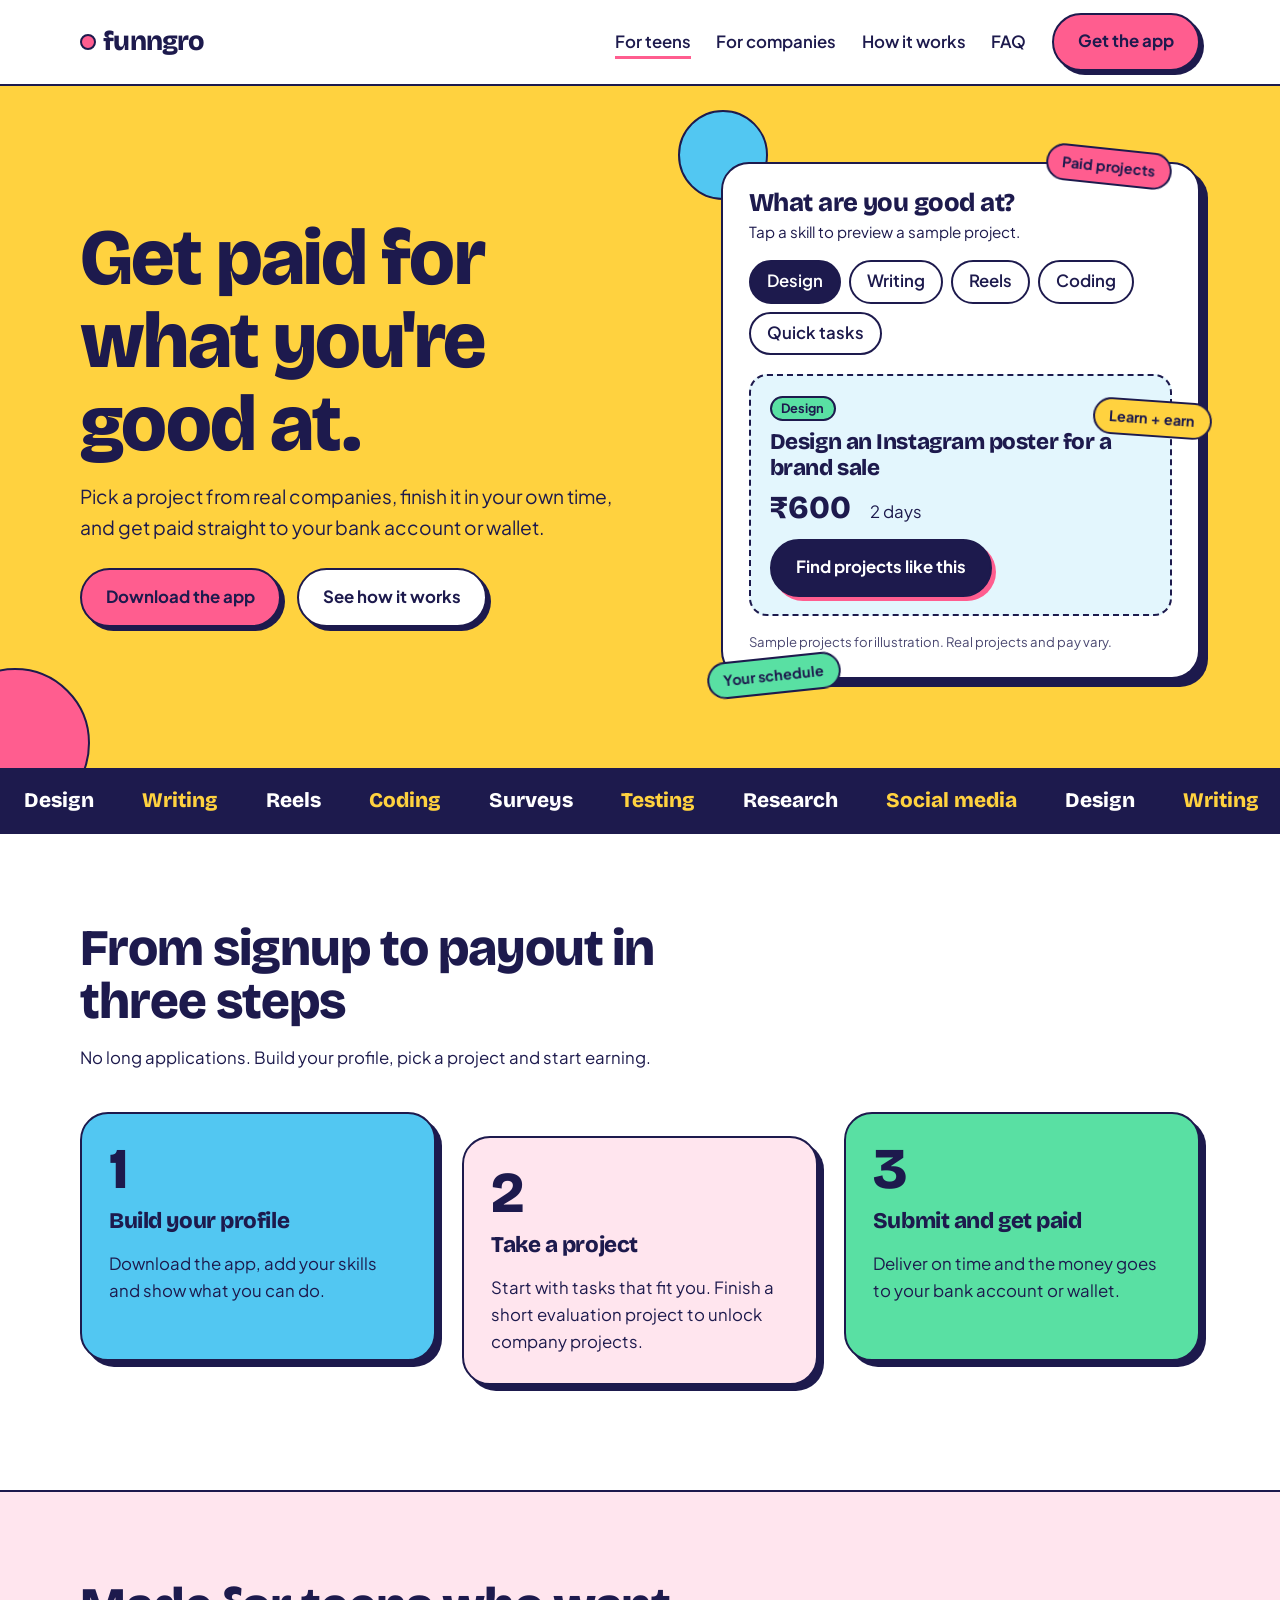
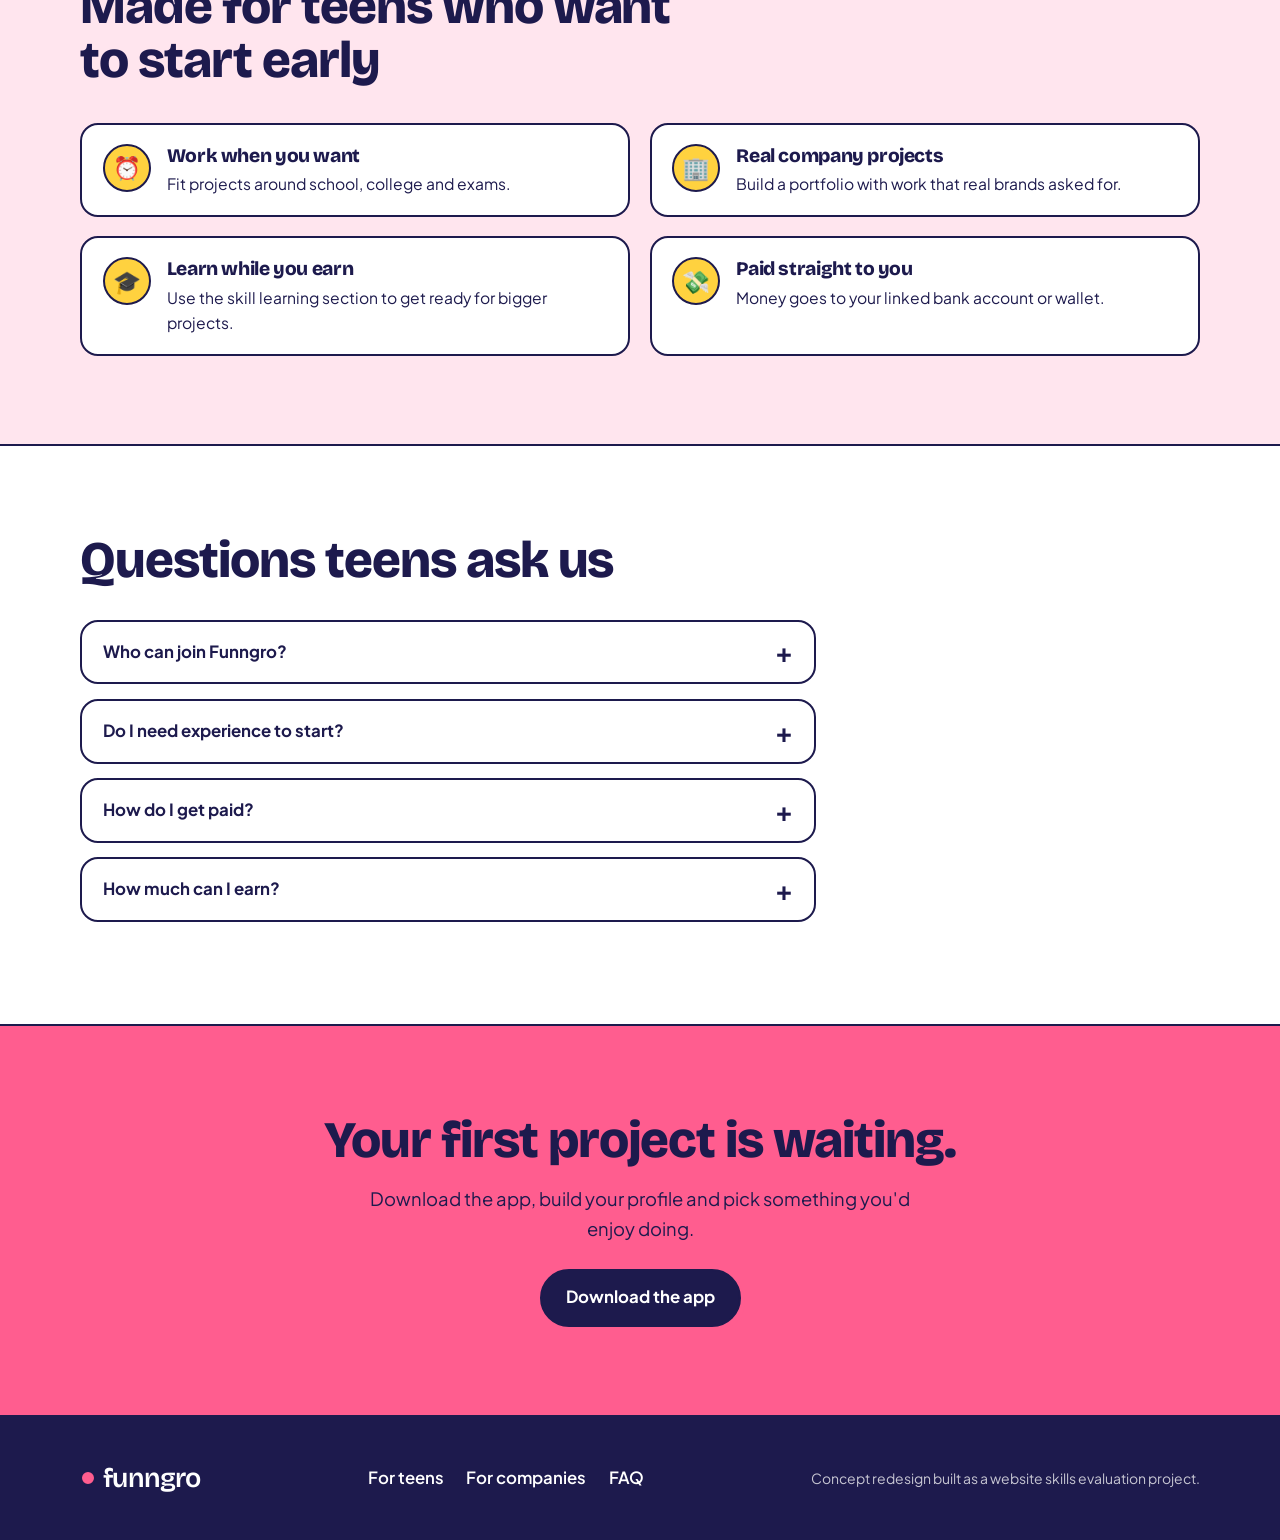
<file: index.html>
<!DOCTYPE html>
<html lang="en">
<head>
  <meta charset="utf-8">
  <meta name="viewport" content="width=device-width, initial-scale=1">
  <title>Funngro for Teens: Earn Money with Real Projects</title>
  <meta name="description" content="Funngro is a freelancing app where Indian teens take real projects from companies, build skills and get paid to their bank account or wallet.">
  <meta name="robots" content="index, follow">
  <!-- After deploying, replace the URL below with your GitHub Pages link -->
  <link rel="canonical" href="https://YOUR-USERNAME.github.io/funngro-site/">
  <link rel="icon" href="assets/favicon.svg" type="image/svg+xml">

  <meta property="og:type" content="website">
  <meta property="og:title" content="Funngro for Teens: Earn Money with Real Projects">
  <meta property="og:description" content="Take real projects from companies, build skills and get paid to your bank account or wallet.">
  <meta name="twitter:card" content="summary">

  <link rel="preconnect" href="https://fonts.googleapis.com">
  <link rel="preconnect" href="https://fonts.gstatic.com" crossorigin>
  <link href="https://fonts.googleapis.com/css2?family=Bricolage+Grotesque:opsz,wght@12..96,600;12..96,800&family=Plus+Jakarta+Sans:wght@400;500;700&display=swap" rel="stylesheet">
  <link rel="stylesheet" href="style.css">

  <script type="application/ld+json">
  {
    "@context": "https://schema.org",
    "@type": "FAQPage",
    "mainEntity": [
      {"@type": "Question", "name": "Who can join Funngro?", "acceptedAnswer": {"@type": "Answer", "text": "Funngro is built for young people who want to freelance. Check the app for the latest age and eligibility rules before you sign up."}},
      {"@type": "Question", "name": "Do I need experience to start?", "acceptedAnswer": {"@type": "Answer", "text": "No. Start with projects that match what you already know, then build your profile and portfolio as you finish more work."}},
      {"@type": "Question", "name": "How do I get paid?", "acceptedAnswer": {"@type": "Answer", "text": "Payments go straight to the bank account or wallet linked to your Funngro profile."}},
      {"@type": "Question", "name": "How much can I earn?", "acceptedAnswer": {"@type": "Answer", "text": "It depends on the projects you take and how well you deliver. The pay is shown on every project before you start."}}
    ]
  }
  </script>
</head>
<body>
  <a class="skip" href="#main">Skip to main content</a>

  <header class="site-header">
    <div class="wrap bar">
      <a class="logo" href="index.html" aria-label="Funngro home"><i aria-hidden="true"></i>funngro</a>
      <button class="menu-btn" type="button" aria-expanded="false" aria-controls="site-nav" aria-label="Open menu">&#9776;</button>
      <nav id="site-nav" aria-label="Main">
        <ul>
          <li><a class="link" href="index.html" aria-current="page">For teens</a></li>
          <li><a class="link" href="company.html">For companies</a></li>
          <li><a class="link" href="#how">How it works</a></li>
          <li><a class="link" href="#faq">FAQ</a></li>
          <li><a class="btn" href="https://play.google.com/store/search?q=funngro&amp;c=apps" rel="noopener">Get the app</a></li>
        </ul>
      </nav>
    </div>
  </header>

  <main id="main">
    <!-- Hero -->
    <section class="hero" aria-labelledby="hero-title">
      <span class="blob blob--a" aria-hidden="true"></span>
      <span class="blob blob--b" aria-hidden="true"></span>
      <div class="wrap">
        <div>
          <h1 id="hero-title">Get paid for what you're good at.</h1>
          <p class="lede">Pick a project from real companies, finish it in your own time, and get paid straight to your bank account or wallet.</p>
          <div class="hero-actions">
            <a class="btn" href="https://play.google.com/store/search?q=funngro&amp;c=apps" rel="noopener">Download the app</a>
            <a class="btn btn--light" href="#how">See how it works</a>
          </div>
        </div>

        <div class="picker" aria-labelledby="picker-title">
          <span class="sticker s1" aria-hidden="true">Paid projects</span>
          <span class="sticker s2" aria-hidden="true">Your schedule</span>
          <span class="sticker s3" aria-hidden="true">Learn + earn</span>
          <h2 id="picker-title">What are you good at?</h2>
          <p class="hint">Tap a skill to preview a sample project.</p>
          <div class="chips" role="group" aria-label="Choose a skill">
            <button class="chip" type="button" data-skill="design" aria-pressed="true">Design</button>
            <button class="chip" type="button" data-skill="writing" aria-pressed="false">Writing</button>
            <button class="chip" type="button" data-skill="video" aria-pressed="false">Reels</button>
            <button class="chip" type="button" data-skill="coding" aria-pressed="false">Coding</button>
            <button class="chip" type="button" data-skill="surveys" aria-pressed="false">Quick tasks</button>
          </div>
          <div class="gig" id="gig" aria-live="polite">
            <span class="gig-tag" data-gig-tag>Design</span>
            <h3 data-gig-title>Design an Instagram poster for a brand sale</h3>
            <div class="gig-meta">
              <span class="pay" data-gig-pay>&#8377;600</span>
              <span data-gig-time>2 days</span>
            </div>
            <a class="btn btn--ink" href="https://play.google.com/store/search?q=funngro&amp;c=apps" rel="noopener">Find projects like this</a>
          </div>
          <p class="fine">Sample projects for illustration. Real projects and pay vary.</p>
        </div>
      </div>
    </section>

    <!-- Moving ribbon -->
    <div class="marquee" aria-hidden="true">
      <div class="track">
        <span>Design</span><span>Writing</span><span>Reels</span><span>Coding</span><span>Surveys</span><span>Testing</span><span>Research</span><span>Social media</span>
        <span>Design</span><span>Writing</span><span>Reels</span><span>Coding</span><span>Surveys</span><span>Testing</span><span>Research</span><span>Social media</span>
      </div>
    </div>

    <!-- How it works -->
    <section id="how" aria-labelledby="how-title">
      <div class="wrap">
        <div class="section-head">
          <h2 id="how-title">From signup to payout in three steps</h2>
          <p>No long applications. Build your profile, pick a project and start earning.</p>
        </div>
        <ol class="steps" style="list-style:none;padding:0 0 1.5rem;">
          <li class="step">
            <span class="num" aria-hidden="true">1</span>
            <h3>Build your profile</h3>
            <p>Download the app, add your skills and show what you can do.</p>
          </li>
          <li class="step">
            <span class="num" aria-hidden="true">2</span>
            <h3>Take a project</h3>
            <p>Start with tasks that fit you. Finish a short evaluation project to unlock company projects.</p>
          </li>
          <li class="step">
            <span class="num" aria-hidden="true">3</span>
            <h3>Submit and get paid</h3>
            <p>Deliver on time and the money goes to your bank account or wallet.</p>
          </li>
        </ol>
      </div>
    </section>

    <!-- Perks -->
    <section class="why" aria-labelledby="why-title">
      <div class="wrap">
        <div class="section-head">
          <h2 id="why-title">Made for teens who want to start early</h2>
        </div>
        <div class="perks">
          <div class="perk">
            <span class="ico" aria-hidden="true">&#9200;</span>
            <div><h3>Work when you want</h3><p>Fit projects around school, college and exams.</p></div>
          </div>
          <div class="perk">
            <span class="ico" aria-hidden="true">&#127970;</span>
            <div><h3>Real company projects</h3><p>Build a portfolio with work that real brands asked for.</p></div>
          </div>
          <div class="perk">
            <span class="ico" aria-hidden="true">&#127891;</span>
            <div><h3>Learn while you earn</h3><p>Use the skill learning section to get ready for bigger projects.</p></div>
          </div>
          <div class="perk">
            <span class="ico" aria-hidden="true">&#128184;</span>
            <div><h3>Paid straight to you</h3><p>Money goes to your linked bank account or wallet.</p></div>
          </div>
        </div>
      </div>
    </section>

    <!-- FAQ -->
    <section class="faq" id="faq" aria-labelledby="faq-title">
      <div class="wrap">
        <h2 id="faq-title">Questions teens ask us</h2>
        <div class="list">
          <details>
            <summary>Who can join Funngro?</summary>
            <p>Funngro is built for young people who want to freelance. Check the app for the latest age and eligibility rules before you sign up.</p>
          </details>
          <details>
            <summary>Do I need experience to start?</summary>
            <p>No. Start with projects that match what you already know, then build your profile and portfolio as you finish more work.</p>
          </details>
          <details>
            <summary>How do I get paid?</summary>
            <p>Payments go straight to the bank account or wallet linked to your Funngro profile.</p>
          </details>
          <details>
            <summary>How much can I earn?</summary>
            <p>It depends on the projects you take and how well you deliver. The pay is shown on every project before you start.</p>
          </details>
        </div>
      </div>
    </section>

    <!-- CTA -->
    <section class="cta" aria-labelledby="cta-title">
      <div class="wrap">
        <h2 id="cta-title">Your first project is waiting.</h2>
        <p>Download the app, build your profile and pick something you'd enjoy doing.</p>
        <a class="btn btn--ink" href="https://play.google.com/store/search?q=funngro&amp;c=apps" rel="noopener">Download the app</a>
      </div>
    </section>
  </main>

  <footer class="site-footer">
    <div class="wrap">
      <a class="logo" href="index.html" aria-label="Funngro home"><i aria-hidden="true"></i>funngro</a>
      <ul>
        <li><a href="index.html">For teens</a></li>
        <li><a href="company.html">For companies</a></li>
        <li><a href="#faq">FAQ</a></li>
      </ul>
      <small>Concept redesign built as a website skills evaluation project.</small>
    </div>
  </footer>

  <script src="script.js"></script>
</body>
</html>
</file>
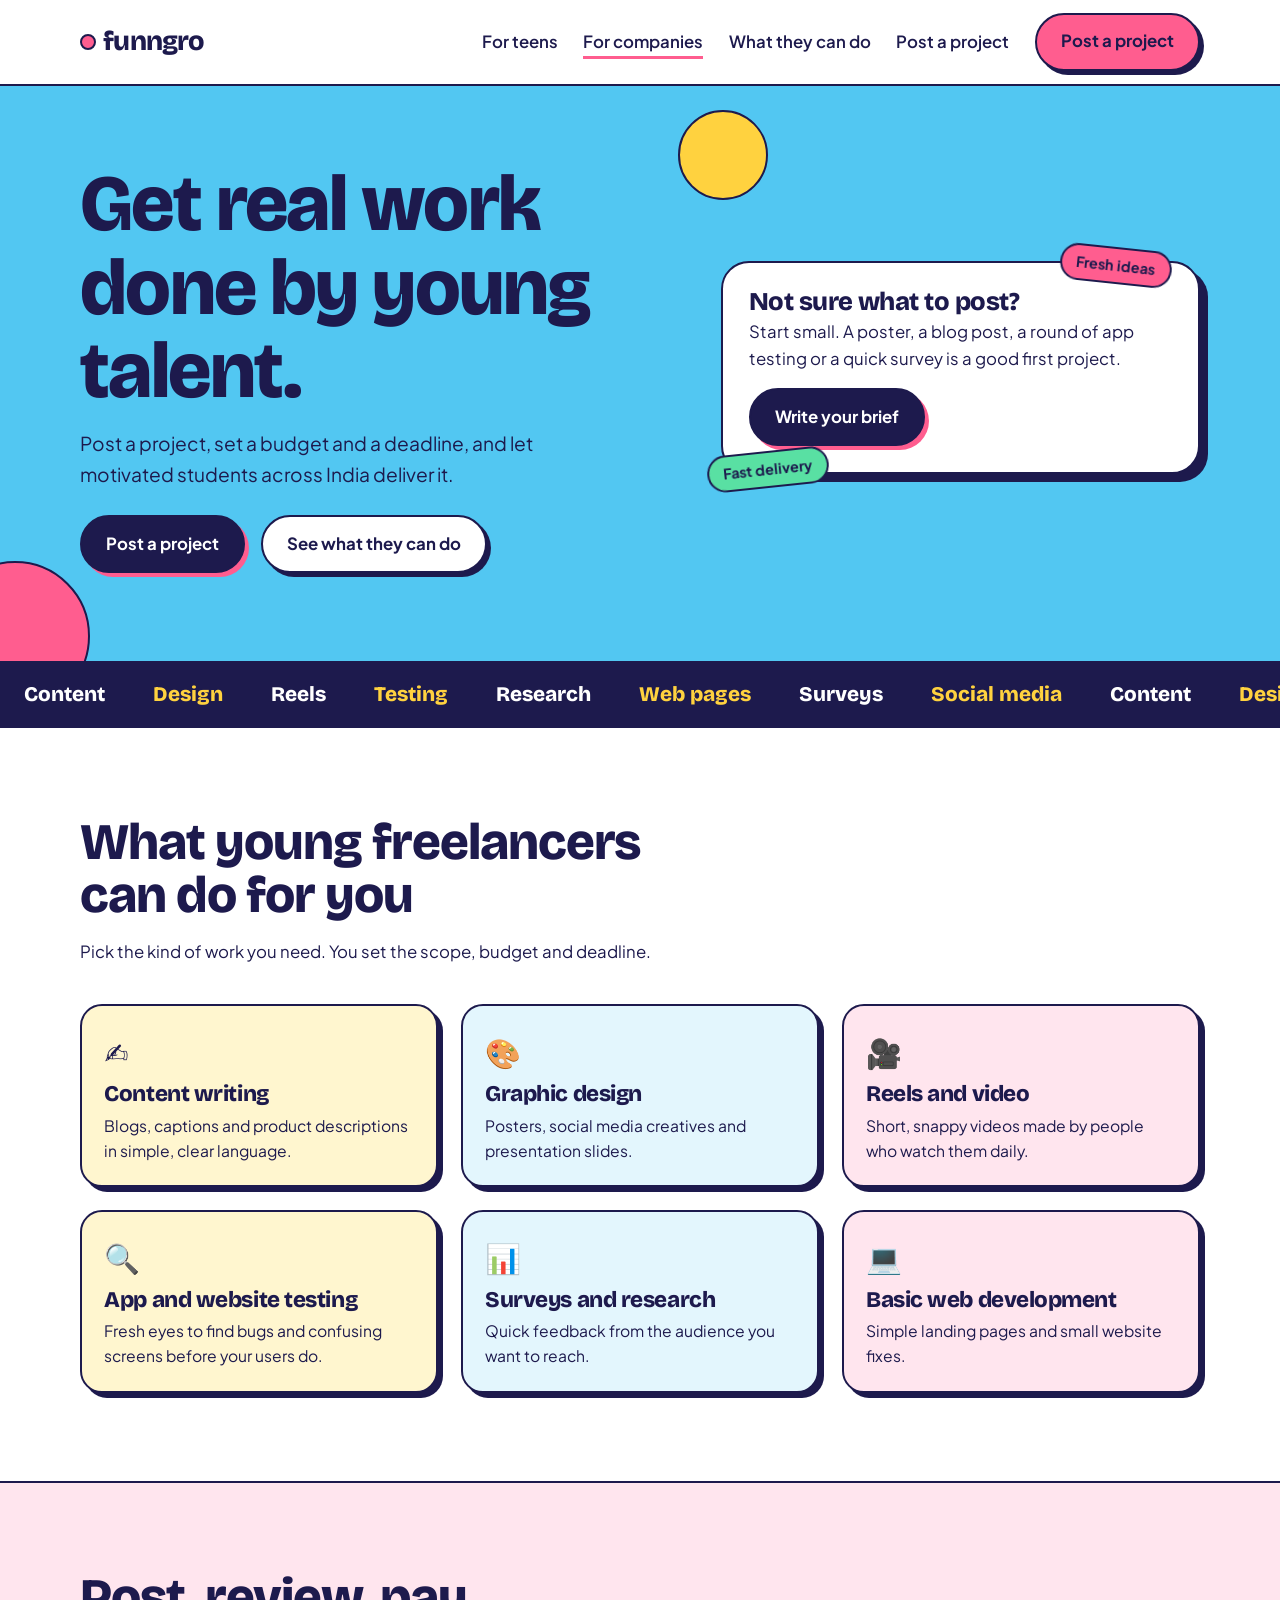
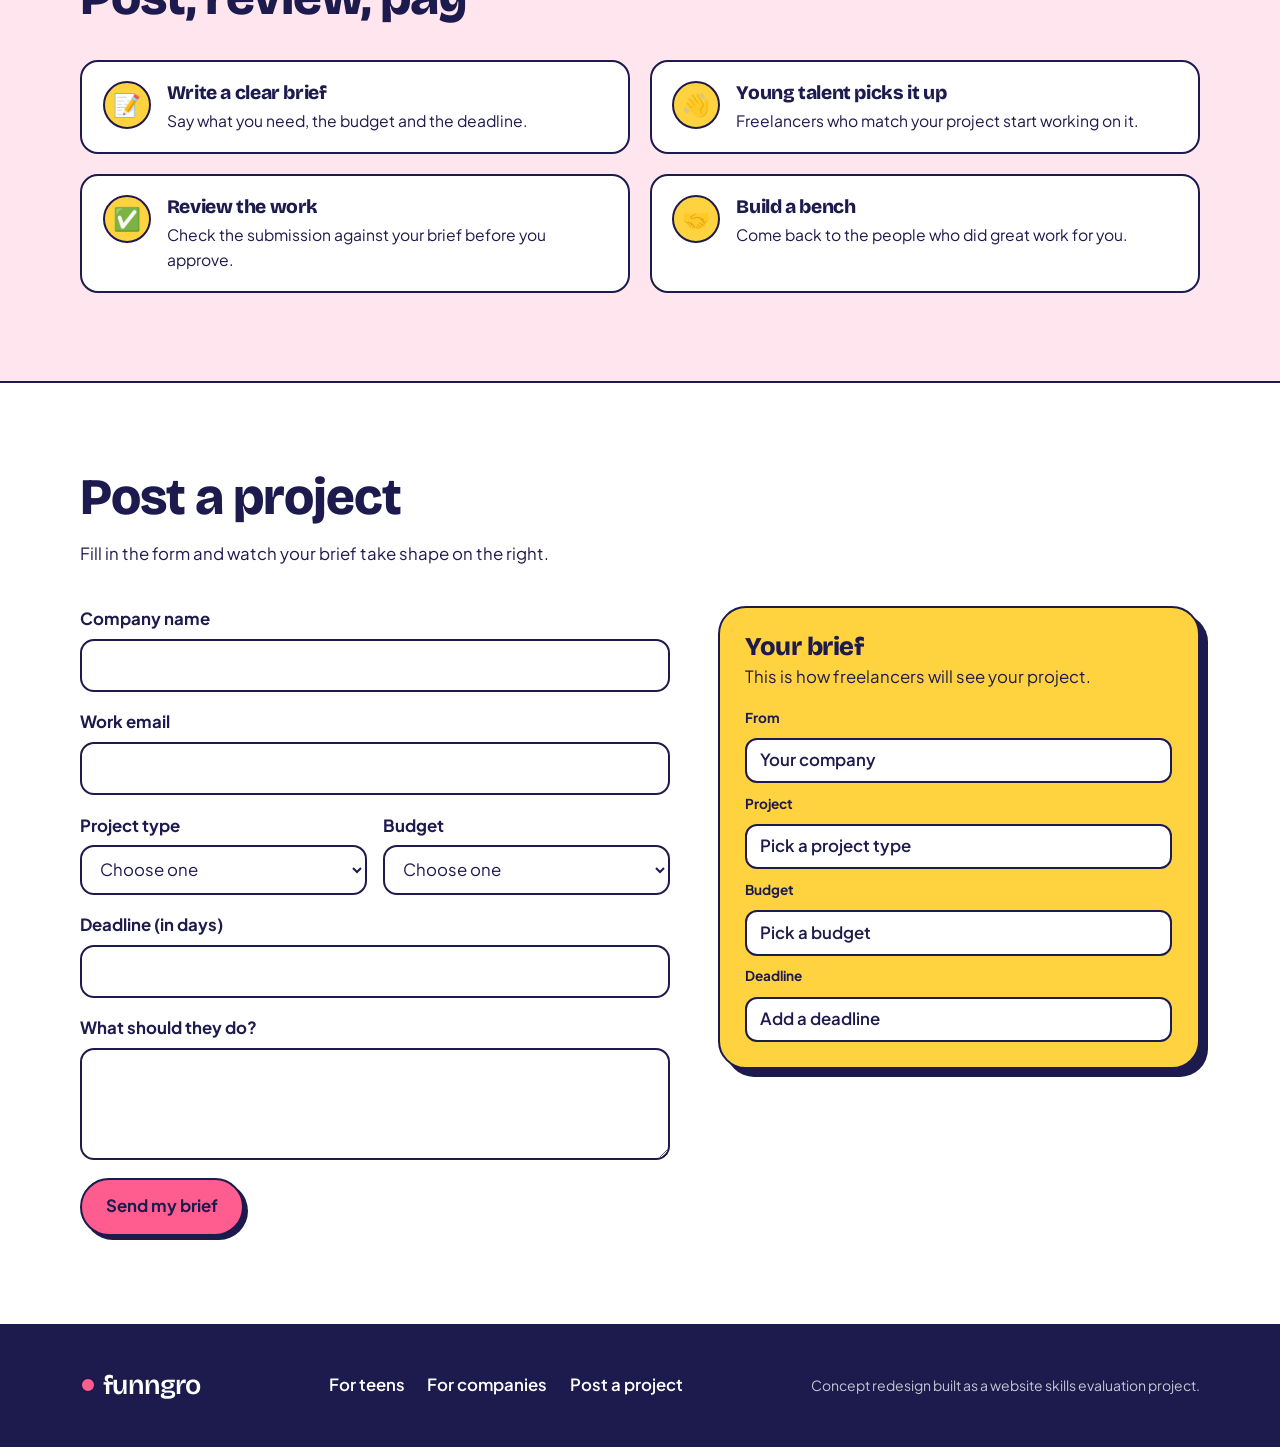
<file: company.html>
<!DOCTYPE html>
<html lang="en">
<head>
  <meta charset="utf-8">
  <meta name="viewport" content="width=device-width, initial-scale=1">
  <title>Funngro for Companies: Hire Young Talent for Projects</title>
  <meta name="description" content="Post a project on Funngro and get design, content, testing and research work done by motivated young freelancers across India.">
  <meta name="robots" content="index, follow">
  <!-- After deploying, replace the URL below with your GitHub Pages link -->
  <link rel="canonical" href="https://YOUR-USERNAME.github.io/funngro-site/company.html">
  <link rel="icon" href="assets/favicon.svg" type="image/svg+xml">

  <meta property="og:type" content="website">
  <meta property="og:title" content="Funngro for Companies: Hire Young Talent for Projects">
  <meta property="og:description" content="Post a project and get it done by motivated young freelancers across India.">
  <meta name="twitter:card" content="summary">

  <link rel="preconnect" href="https://fonts.googleapis.com">
  <link rel="preconnect" href="https://fonts.gstatic.com" crossorigin>
  <link href="https://fonts.googleapis.com/css2?family=Bricolage+Grotesque:opsz,wght@12..96,600;12..96,800&family=Plus+Jakarta+Sans:wght@400;500;700&display=swap" rel="stylesheet">
  <link rel="stylesheet" href="style.css">
</head>
<body>
  <a class="skip" href="#main">Skip to main content</a>

  <header class="site-header">
    <div class="wrap bar">
      <a class="logo" href="index.html" aria-label="Funngro home"><i aria-hidden="true"></i>funngro</a>
      <button class="menu-btn" type="button" aria-expanded="false" aria-controls="site-nav" aria-label="Open menu">&#9776;</button>
      <nav id="site-nav" aria-label="Main">
        <ul>
          <li><a class="link" href="index.html">For teens</a></li>
          <li><a class="link" href="company.html" aria-current="page">For companies</a></li>
          <li><a class="link" href="#services">What they can do</a></li>
          <li><a class="link" href="#post">Post a project</a></li>
          <li><a class="btn" href="#post">Post a project</a></li>
        </ul>
      </nav>
    </div>
  </header>

  <main id="main">
    <!-- Hero -->
    <section class="hero hero--brand" aria-labelledby="hero-title">
      <span class="blob blob--a" aria-hidden="true"></span>
      <span class="blob blob--b" aria-hidden="true"></span>
      <div class="wrap">
        <div>
          <h1 id="hero-title">Get real work done by young talent.</h1>
          <p class="lede">Post a project, set a budget and a deadline, and let motivated students across India deliver it.</p>
          <div class="hero-actions">
            <a class="btn btn--ink" href="#post">Post a project</a>
            <a class="btn btn--light" href="#services">See what they can do</a>
          </div>
        </div>
        <div class="picker" aria-labelledby="idea-title">
          <span class="sticker s1" aria-hidden="true">Fresh ideas</span>
          <span class="sticker s2" aria-hidden="true">Fast delivery</span>
          <h2 id="idea-title">Not sure what to post?</h2>
          <p>Start small. A poster, a blog post, a round of app testing or a quick survey is a good first project.</p>
          <a class="btn btn--ink" href="#post">Write your brief</a>
        </div>
      </div>
    </section>

    <!-- Moving ribbon -->
    <div class="marquee" aria-hidden="true">
      <div class="track">
        <span>Content</span><span>Design</span><span>Reels</span><span>Testing</span><span>Research</span><span>Web pages</span><span>Surveys</span><span>Social media</span>
        <span>Content</span><span>Design</span><span>Reels</span><span>Testing</span><span>Research</span><span>Web pages</span><span>Surveys</span><span>Social media</span>
      </div>
    </div>

    <!-- Services -->
    <section id="services" aria-labelledby="services-title">
      <div class="wrap">
        <div class="section-head">
          <h2 id="services-title">What young freelancers can do for you</h2>
          <p>Pick the kind of work you need. You set the scope, budget and deadline.</p>
        </div>
        <div class="services">
          <article class="svc"><span class="ico" aria-hidden="true">&#9997;</span><h3>Content writing</h3><p>Blogs, captions and product descriptions in simple, clear language.</p></article>
          <article class="svc"><span class="ico" aria-hidden="true">&#127912;</span><h3>Graphic design</h3><p>Posters, social media creatives and presentation slides.</p></article>
          <article class="svc"><span class="ico" aria-hidden="true">&#127909;</span><h3>Reels and video</h3><p>Short, snappy videos made by people who watch them daily.</p></article>
          <article class="svc"><span class="ico" aria-hidden="true">&#128269;</span><h3>App and website testing</h3><p>Fresh eyes to find bugs and confusing screens before your users do.</p></article>
          <article class="svc"><span class="ico" aria-hidden="true">&#128202;</span><h3>Surveys and research</h3><p>Quick feedback from the audience you want to reach.</p></article>
          <article class="svc"><span class="ico" aria-hidden="true">&#128187;</span><h3>Basic web development</h3><p>Simple landing pages and small website fixes.</p></article>
        </div>
      </div>
    </section>

    <!-- How it works for companies -->
    <section class="why" aria-labelledby="how-title">
      <div class="wrap">
        <div class="section-head">
          <h2 id="how-title">Post, review, pay</h2>
        </div>
        <div class="perks">
          <div class="perk">
            <span class="ico" aria-hidden="true">&#128221;</span>
            <div><h3>Write a clear brief</h3><p>Say what you need, the budget and the deadline.</p></div>
          </div>
          <div class="perk">
            <span class="ico" aria-hidden="true">&#128075;</span>
            <div><h3>Young talent picks it up</h3><p>Freelancers who match your project start working on it.</p></div>
          </div>
          <div class="perk">
            <span class="ico" aria-hidden="true">&#9989;</span>
            <div><h3>Review the work</h3><p>Check the submission against your brief before you approve.</p></div>
          </div>
          <div class="perk">
            <span class="ico" aria-hidden="true">&#129309;</span>
            <div><h3>Build a bench</h3><p>Come back to the people who did great work for you.</p></div>
          </div>
        </div>
      </div>
    </section>

    <!-- Post a project -->
    <section id="post" aria-labelledby="post-title">
      <div class="wrap">
        <div class="section-head">
          <h2 id="post-title">Post a project</h2>
          <p>Fill in the form and watch your brief take shape on the right.</p>
        </div>
        <div class="brief-grid">
          <form id="brief-form" novalidate>
            <div class="field">
              <label for="company">Company name</label>
              <input id="company" name="company" type="text" autocomplete="organization" required>
            </div>
            <div class="field">
              <label for="email">Work email</label>
              <input id="email" name="email" type="email" autocomplete="email" required>
            </div>
            <div class="two">
              <div class="field">
                <label for="type">Project type</label>
                <select id="type" name="type" required>
                  <option value="">Choose one</option>
                  <option>Content writing</option>
                  <option>Graphic design</option>
                  <option>Reels and video</option>
                  <option>App or website testing</option>
                  <option>Surveys and research</option>
                  <option>Basic web development</option>
                </select>
              </div>
              <div class="field">
                <label for="budget">Budget</label>
                <select id="budget" name="budget" required>
                  <option value="">Choose one</option>
                  <option>Under &#8377;1,000</option>
                  <option>&#8377;1,000 to &#8377;5,000</option>
                  <option>&#8377;5,000 to &#8377;20,000</option>
                  <option>&#8377;20,000 and above</option>
                </select>
              </div>
            </div>
            <div class="field">
              <label for="days">Deadline (in days)</label>
              <input id="days" name="days" type="number" min="1" max="90" inputmode="numeric" required>
            </div>
            <div class="field">
              <label for="details">What should they do?</label>
              <textarea id="details" name="details" required></textarea>
            </div>
            <button class="btn" type="submit">Send my brief</button>
            <p id="form-status" class="form-status" role="status" tabindex="-1" hidden></p>
          </form>

          <aside class="brief" aria-labelledby="brief-title">
            <h2 id="brief-title">Your brief</h2>
            <p class="hint">This is how freelancers will see your project.</p>
            <dl>
              <dt>From</dt><dd id="out-company">Your company</dd>
              <dt>Project</dt><dd id="out-type">Pick a project type</dd>
              <dt>Budget</dt><dd id="out-budget">Pick a budget</dd>
              <dt>Deadline</dt><dd id="out-days">Add a deadline</dd>
            </dl>
          </aside>
        </div>
      </div>
    </section>
  </main>

  <footer class="site-footer">
    <div class="wrap">
      <a class="logo" href="index.html" aria-label="Funngro home"><i aria-hidden="true"></i>funngro</a>
      <ul>
        <li><a href="index.html">For teens</a></li>
        <li><a href="company.html">For companies</a></li>
        <li><a href="#post">Post a project</a></li>
      </ul>
      <small>Concept redesign built as a website skills evaluation project.</small>
    </div>
  </footer>

  <script src="script.js"></script>
</body>
</html>
</file>
<file: style.css>
/* ===== Funngro redesign: bright, playful, interactive ===== */
:root {
  --ink: #1d1a4d;
  --sun: #ffd23f;
  --pink: #ff5d8f;
  --sky: #52c7f2;
  --mint: #59e0a3;
  --tint-sun: #fff6cf;
  --tint-sky: #e3f6fd;
  --tint-pink: #ffe5ee;
  --line: 2.5px solid var(--ink);
}

*, *::before, *::after { box-sizing: border-box; }
html { scroll-behavior: smooth; }
body {
  margin: 0;
  font-family: "Plus Jakarta Sans", system-ui, -apple-system, "Segoe UI", Roboto, sans-serif;
  font-size: 1.05rem;
  line-height: 1.6;
  color: var(--ink);
  background: #fff;
}
img, svg { max-width: 100%; display: block; }
a { color: inherit; }
h1, h2, h3 {
  font-family: "Bricolage Grotesque", "Plus Jakarta Sans", system-ui, sans-serif;
  font-weight: 800;
  letter-spacing: -0.02em;
  line-height: 1.05;
  margin: 0 0 1rem;
}
h1 { font-size: clamp(2.6rem, 6.2vw, 5rem); }
h2 { font-size: clamp(2rem, 4.4vw, 3.2rem); }
h3 { font-size: 1.4rem; line-height: 1.2; }
p { margin: 0 0 1rem; }

:focus-visible { outline: 3px solid var(--pink); outline-offset: 3px; }
.skip {
  position: absolute; left: -999px; top: 0; z-index: 100;
  background: var(--ink); color: #fff; padding: .75rem 1rem;
}
.skip:focus { left: 0; }
.wrap { width: min(1120px, 92%); margin-inline: auto; }

/* ----- Buttons ----- */
.btn {
  display: inline-flex; align-items: center; gap: .5rem;
  padding: .85rem 1.5rem;
  border: var(--line); border-radius: 999px;
  background: var(--pink); color: var(--ink);
  font: inherit; font-weight: 700; text-decoration: none; cursor: pointer;
  box-shadow: 4px 4px 0 var(--ink);
  transition: transform .12s, box-shadow .12s;
}
.btn:hover { transform: translate(-2px, -2px); box-shadow: 6px 6px 0 var(--ink); }
.btn:active { transform: translate(3px, 3px); box-shadow: 1px 1px 0 var(--ink); }
.btn--light { background: #fff; }
.btn--ink { background: var(--ink); color: #fff; box-shadow: 4px 4px 0 var(--pink); }
.btn--ink:hover { box-shadow: 6px 6px 0 var(--pink); }

/* ----- Header ----- */
.site-header {
  position: sticky; top: 0; z-index: 50;
  background: #fff; border-bottom: var(--line);
}
.bar { display: flex; align-items: center; justify-content: space-between; padding: .8rem 0; }
.logo {
  display: flex; align-items: center; gap: .45rem;
  font-family: "Bricolage Grotesque", sans-serif; font-weight: 800; font-size: 1.7rem;
  text-decoration: none; letter-spacing: -0.03em;
}
.logo i {
  width: 1rem; height: 1rem; border-radius: 50%;
  background: var(--pink); border: var(--line);
}
nav ul { list-style: none; display: flex; align-items: center; gap: 1.6rem; margin: 0; padding: 0; }
nav a.link {
  font-weight: 600; text-decoration: none; padding: .3rem 0;
  border-bottom: 3px solid transparent;
}
nav a.link:hover, nav a.link[aria-current="page"] { border-color: var(--pink); }
.menu-btn {
  display: none; align-items: center; justify-content: center;
  width: 2.8rem; height: 2.8rem; border: var(--line); border-radius: 14px;
  background: var(--sun); font-size: 1.3rem; cursor: pointer; color: var(--ink);
}

/* ----- Hero ----- */
.hero {
  position: relative; overflow: hidden;
  background: var(--sun); border-bottom: var(--line);
  padding: clamp(2.5rem, 6vw, 5rem) 0 clamp(3rem, 7vw, 5.5rem);
}
.hero--brand { background: var(--sky); }
.hero .wrap { display: grid; grid-template-columns: 1.1fr .9fr; gap: 3.5rem; align-items: center; }
.lede { font-size: 1.2rem; max-width: 34rem; }
.hero-actions { display: flex; flex-wrap: wrap; gap: 1rem; margin-top: 1.6rem; }

/* Skill picker (the interactive hero moment) */
.picker, .brief {
  position: relative;
  background: #fff; border: var(--line); border-radius: 28px;
  box-shadow: 8px 8px 0 var(--ink);
  padding: 1.6rem;
  animation: pop-in .6s cubic-bezier(.2, 1.4, .4, 1) both;
}
.picker h2, .brief h2 { font-size: 1.6rem; margin-bottom: .2rem; }
.picker .hint { margin: 0; font-size: .95rem; }
.chips { display: flex; flex-wrap: wrap; gap: .5rem; margin: 1rem 0 1.2rem; }
.chip {
  border: var(--line); border-radius: 999px; background: #fff;
  padding: .4rem 1rem; font: inherit; font-weight: 600; color: var(--ink);
  cursor: pointer; transition: background .15s, transform .15s;
}
.chip:hover { background: var(--tint-sky); transform: translateY(-2px); }
.chip[aria-pressed="true"] { background: var(--ink); color: #fff; }
.chip[aria-pressed="true"]:hover { background: var(--ink); }
.gig {
  border: 2.5px dashed var(--ink); border-radius: 18px;
  background: var(--tint-sky); padding: 1.1rem 1.2rem;
}
.gig.swap { animation: pop-swap .35s ease; }
.gig-tag { display: inline-block; font-size: .8rem; font-weight: 700; background: var(--mint); border: 2px solid var(--ink); border-radius: 999px; padding: 0 .6rem; margin-bottom: .5rem; }
.gig h3 { margin-bottom: .6rem; }
.gig-meta { display: flex; align-items: baseline; gap: 1.2rem; flex-wrap: wrap; margin-bottom: .8rem; }
.pay { font-family: "Bricolage Grotesque", sans-serif; font-weight: 800; font-size: 2rem; line-height: 1; }
.fine { font-size: .82rem; margin: .9rem 0 0; opacity: .8; }

.sticker {
  position: absolute; z-index: 2;
  border: var(--line); border-radius: 999px;
  padding: .3rem .9rem; font-weight: 700; font-size: .9rem; color: var(--ink);
  animation: float 3.6s ease-in-out infinite alternate;
}
.s1 { top: -16px; right: 26px; rotate: 6deg; background: var(--pink); }
.s2 { bottom: -16px; left: -16px; rotate: -6deg; background: var(--mint); animation-delay: -1.2s; }
.s3 { top: 46%; right: -14px; rotate: 4deg; background: var(--sun); animation-delay: -2.2s; }

/* Decorative blobs */
.blob { position: absolute; border: var(--line); border-radius: 50%; z-index: 0; }
.blob--a { width: 150px; height: 150px; background: var(--pink); left: -60px; bottom: -50px; }
.blob--b { width: 90px; height: 90px; background: var(--sky); right: 40%; top: 24px; animation: float 5s ease-in-out infinite alternate; }
.hero--brand .blob--b { background: var(--sun); }
.hero .wrap { position: relative; z-index: 1; }

/* ----- Marquee ----- */
.marquee { background: var(--ink); color: #fff; overflow: hidden; border-bottom: var(--line); }
.track { display: flex; width: max-content; animation: scroll 30s linear infinite; }
.track span {
  padding: .9rem 1.5rem; white-space: nowrap;
  font-family: "Bricolage Grotesque", sans-serif; font-weight: 800; font-size: 1.3rem;
}
.track span:nth-child(even) { color: var(--sun); }
.marquee:hover .track { animation-play-state: paused; }

/* ----- Sections ----- */
section { padding: clamp(3rem, 7vw, 5.5rem) 0; }
.section-head { max-width: 40rem; }

.steps { display: grid; grid-template-columns: repeat(3, 1fr); gap: 1.6rem; margin-top: 2.5rem; padding-bottom: 1.5rem; }
.step { border: var(--line); border-radius: 28px; padding: 1.7rem; box-shadow: 6px 6px 0 var(--ink); }
.step:nth-child(1) { background: var(--sky); }
.step:nth-child(2) { background: var(--tint-pink); transform: translateY(1.5rem); }
.step:nth-child(3) { background: var(--mint); }
.step .num { display: block; font-family: "Bricolage Grotesque", sans-serif; font-weight: 800; font-size: 3.6rem; line-height: 1; margin-bottom: .6rem; }
.step p { margin: 0; }

.why { background: var(--tint-pink); border-block: var(--line); }
.perks { display: grid; grid-template-columns: repeat(2, 1fr); gap: 1.2rem; margin-top: 2.2rem; }
.perk { display: flex; gap: 1rem; align-items: flex-start; background: #fff; border: var(--line); border-radius: 18px; padding: 1.2rem 1.3rem; }
.perk .ico { flex: none; width: 3rem; height: 3rem; display: grid; place-items: center; border: var(--line); border-radius: 50%; background: var(--sun); font-size: 1.4rem; }
.perk h3 { margin-bottom: .25rem; font-size: 1.2rem; }
.perk p { margin: 0; font-size: .98rem; }

.faq .list { max-width: 46rem; margin-top: 2rem; }
.faq details { border: var(--line); border-radius: 18px; background: #fff; margin-bottom: .9rem; padding: 0 1.3rem; }
.faq details[open] { background: var(--tint-sun); }
.faq summary { display: flex; justify-content: space-between; gap: 1rem; align-items: center; cursor: pointer; font-weight: 700; padding: 1.05rem 0; list-style: none; }
.faq summary::-webkit-details-marker { display: none; }
.faq summary::after { content: "+"; font-size: 1.7rem; line-height: 1; transition: transform .2s; }
.faq details[open] summary::after { transform: rotate(45deg); }
.faq details p { margin: 0 0 1.1rem; }

.cta { background: var(--pink); border-block: var(--line); text-align: center; }
.cta p { max-width: 34rem; margin-inline: auto; margin-bottom: 1.6rem; font-size: 1.15rem; }

/* ----- Brands page ----- */
.services { display: grid; grid-template-columns: repeat(3, 1fr); gap: 1.4rem; margin-top: 2.4rem; }
.svc { border: var(--line); border-radius: 22px; padding: 1.4rem; box-shadow: 5px 5px 0 var(--ink); transition: transform .15s, box-shadow .15s; }
.svc:hover { transform: translate(-2px, -2px); box-shadow: 7px 7px 0 var(--ink); }
.svc:nth-child(3n+1) { background: var(--tint-sun); }
.svc:nth-child(3n+2) { background: var(--tint-sky); }
.svc:nth-child(3n+3) { background: var(--tint-pink); }
.svc .ico { font-size: 1.8rem; display: block; margin-bottom: .4rem; }
.svc h3 { margin-bottom: .3rem; }
.svc p { margin: 0; font-size: .98rem; }

.brief-grid { display: grid; grid-template-columns: 1.1fr .9fr; gap: 3rem; align-items: start; margin-top: 2.4rem; }
.field { display: grid; gap: .35rem; margin-bottom: 1.1rem; }
.field label { font-weight: 700; }
.field input, .field select, .field textarea {
  width: 100%; font: inherit; color: var(--ink);
  border: var(--line); border-radius: 14px; background: #fff; padding: .7rem .9rem;
}
.field textarea { min-height: 7rem; resize: vertical; }
.two { display: grid; grid-template-columns: 1fr 1fr; gap: 1rem; }
.form-status { margin-top: 1rem; font-weight: 700; padding: .9rem 1.1rem; border: var(--line); border-radius: 14px; background: var(--mint); }
.form-status[hidden] { display: none; }

.brief { position: sticky; top: 6rem; background: var(--sun); animation: none; }
.brief dl { margin: 1rem 0 0; display: grid; gap: .6rem; }
.brief dt { font-size: .85rem; font-weight: 700; }
.brief dd { margin: 0; background: #fff; border: var(--line); border-radius: 12px; padding: .45rem .8rem; font-weight: 600; min-height: 2.6rem; }
.brief dd.filled { animation: pop-swap .3s ease; }

/* ----- Footer ----- */
.site-footer { background: var(--ink); color: #fff; padding: 2.5rem 0; }
.site-footer .wrap { display: flex; flex-wrap: wrap; gap: 1.2rem 2rem; align-items: center; justify-content: space-between; }
.site-footer ul { list-style: none; display: flex; gap: 1.4rem; margin: 0; padding: 0; flex-wrap: wrap; }
.site-footer a { text-decoration: none; font-weight: 600; }
.site-footer a:hover { color: var(--sun); }
.site-footer small { opacity: .75; }

/* ----- Motion ----- */
@keyframes pop-in { from { transform: scale(.88) rotate(-2deg); opacity: 0; } to { transform: none; opacity: 1; } }
@keyframes pop-swap { from { transform: scale(.96); opacity: .4; } to { transform: none; opacity: 1; } }
@keyframes float { to { translate: 0 -10px; } }
@keyframes scroll { to { transform: translateX(-50%); } }

/* ----- Responsive ----- */
@media (max-width: 900px) {
  .hero .wrap, .brief-grid { grid-template-columns: 1fr; gap: 2.5rem; }
  .steps, .services { grid-template-columns: 1fr; }
  .step:nth-child(2) { transform: none; }
  .perks { grid-template-columns: 1fr; }
  .brief { position: static; }
  .blob--b { display: none; }
}
@media (max-width: 820px) {
  .menu-btn { display: inline-flex; }
  nav { display: none; position: absolute; left: 0; right: 0; top: 100%; background: #fff; border-bottom: var(--line); padding: 1rem 4% 1.4rem; }
  nav.open { display: block; }
  nav ul { flex-direction: column; align-items: flex-start; gap: 1rem; }
}
@media (max-width: 520px) {
  .two { grid-template-columns: 1fr; }
  .s3 { display: none; }
}
@media (prefers-reduced-motion: reduce) {
  *, *::before, *::after { animation: none !important; transition: none !important; }
  html { scroll-behavior: auto; }
}
</file>
